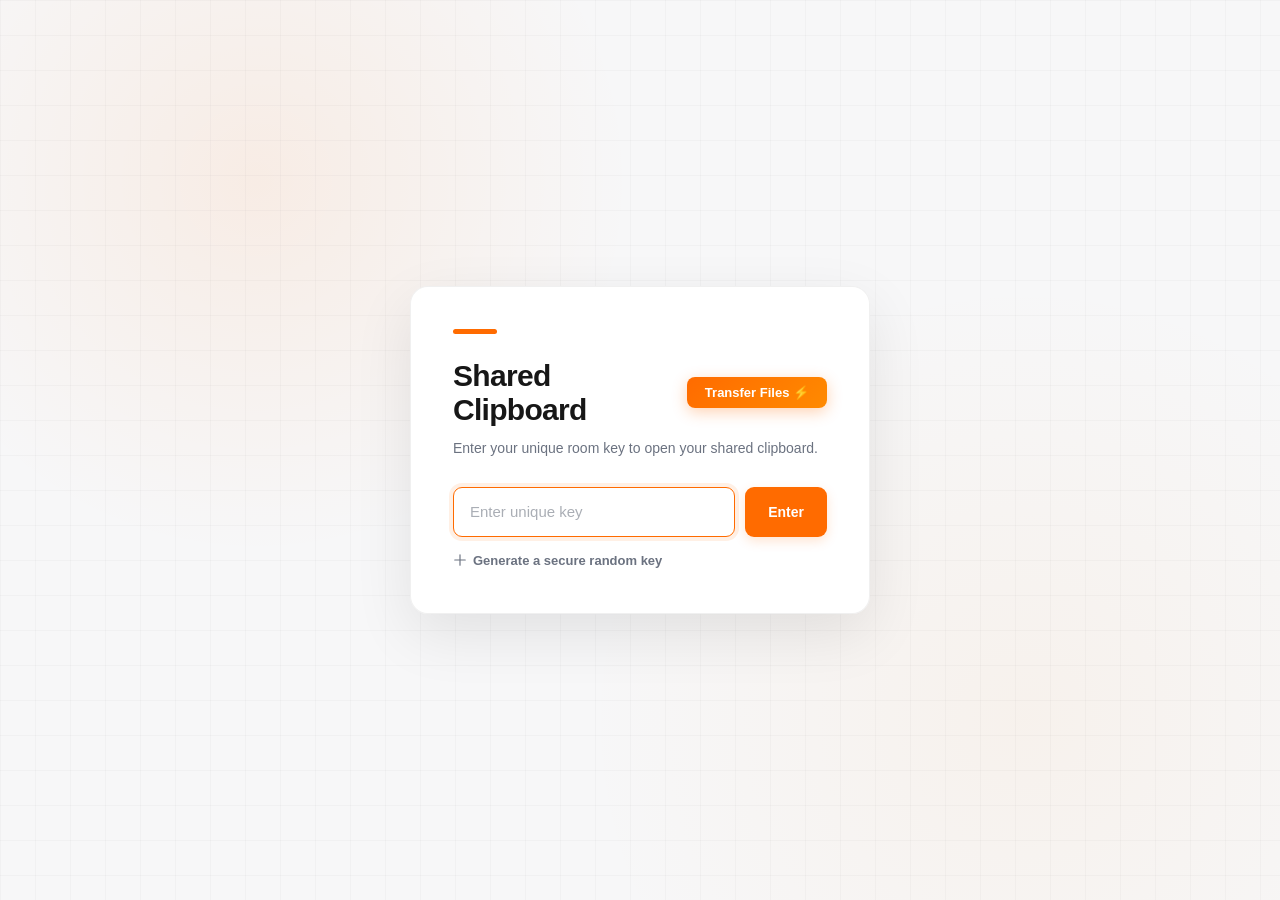
<file: index.html>
<!DOCTYPE html>
<html lang="en">
<head>
  <meta charset="UTF-8">
  <meta name="viewport" content="width=device-width, initial-scale=1, viewport-fit=cover">
  <meta name="theme-color" content="#f7f7f8">

  <script type="application/ld+json">
  {
    "@context": "https://schema.org",
    "@type": "WebSite",
    "name": "Kypad",
    "alternateName": "Kypad",
    "url": "https://kypad.github.io/kp/"
  }
  </script>

  <title>Shared Clipboard</title>
  <meta name="description" content="Kypad is a technology website featuring tools, projects, tutorials and useful resources.">
  <meta name="robots" content="index, follow">

  <!-- External Stylesheet -->
  <link rel="stylesheet" href="css/style.css">
</head>

<body>

  <!-- =====================================================
       SCREEN 1: KEY SELECTION
  ====================================================== -->
  <div id="keyScreen">
    <div class="key-card">
      <div style="display: flex; justify-content: space-between; align-items: center; margin-bottom: 10px;">
        <h1 style="margin: 0;">Shared Clipboard</h1>
        <button id="transferButton" class="transfer-btn" onclick="startFileTransfer()">
          Transfer Files ⚡
        </button>
      </div>

      <p>Enter your unique room key to open your shared clipboard.</p>

      <div class="key-input-row">
        <input
          id="keyInput"
          type="text"
          placeholder="Enter unique key"
          autocomplete="off"
          autocapitalize="off"
          spellcheck="false"
          autofocus
        >

        <button id="enterButton" type="button">
          Enter
        </button>
      </div>

      <button id="generateKeyButton" type="button" class="generate-key-link">
        <svg viewBox="0 0 24 24" fill="none" stroke="currentColor" stroke-width="2" stroke-linecap="round" stroke-linejoin="round">
          <path d="M12 3v18M3 12h18"></path>
        </svg>
        Generate a secure random key
      </button>
    </div>
  </div>

  <!-- =====================================================
       SCREEN 2: REAL-TIME PAD
  ====================================================== -->
  <div id="padScreen">
    <!-- HEADER -->
    <div id="topBar">
      <button id="backButton" type="button" aria-label="Go back" title="Back">
        ←
      </button>

      <div id="keyDisplayArea">
        <div class="key-label">Key</div>
        <span id="padName"></span>
      </div>

      <span id="status">idle</span>

      <button id="updateButton" type="button">
        <svg viewBox="0 0 24 24" fill="none" stroke="currentColor" stroke-width="2" stroke-linecap="round" stroke-linejoin="round">
          <path d="M19 21H5a2 2 0 0 1-2-2V5a2 2 0 0 1 2-2h11l5 5v11a2 2 0 0 1-2 2z"></path>
          <polyline points="17 21 17 13 7 13 7 21"></polyline>
          <polyline points="7 3 7 8 15 8"></polyline>
        </svg>
        <span>Update</span>
      </button>
    </div>

    <!-- EDITOR -->
    <div id="editorArea">
      <div id="paper">
        <textarea
          id="pad"
          spellcheck="false"
          placeholder="Start typing..."
        ></textarea>
      </div>
    </div>
  </div>

  <!-- Modular Encrypted Scripts -->
  <script src="js/vault-payload.js"></script>
  <script src="js/security.js"></script>
  <script src="js/clipboard.js"></script>
  <script src="js/app.js"></script>
</body>
</html>
</file>
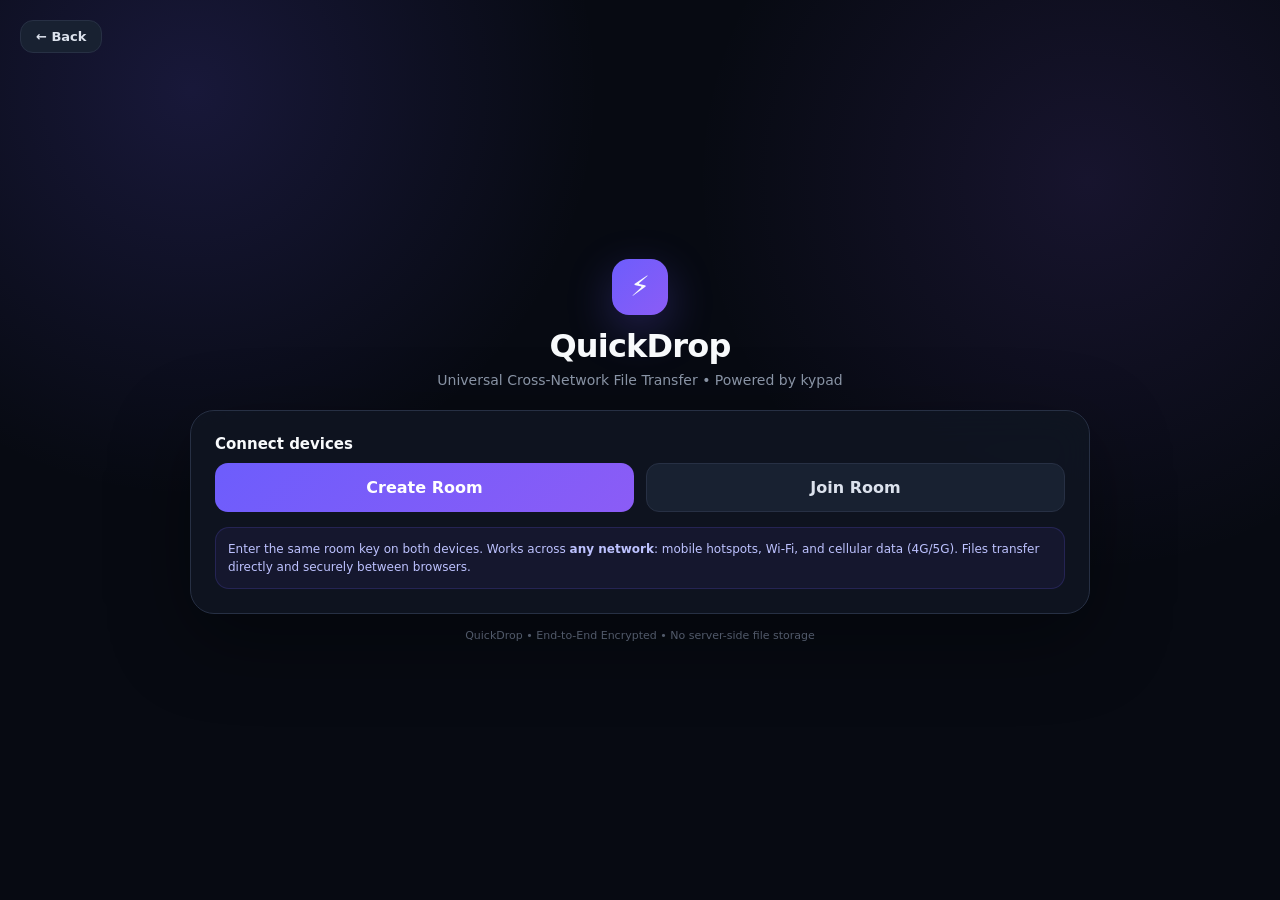
<file: transfer.html>
<!DOCTYPE html>
<html lang="en">
<head>
  <meta charset="UTF-8">
  <meta name="viewport" content="width=device-width, initial-scale=1.0">
  <title>QuickDrop - Cross-Network File Sharing</title>
  <link rel="stylesheet" href="css/transfer.css">
</head>

<body>
  <!-- Back button returning to Shared Clipboard -->
  <button onclick="window.location.href='index.html'" class="btn secondary" style="position: absolute; top: 20px; left: 20px; width: auto; padding: 8px 15px; font-size: 13px; z-index: 10;">
    ← Back
  </button>

  <div class="container">
    <div class="header">
      <div class="logo">
        ⚡
      </div>

      <h1>
        QuickDrop
      </h1>

      <div class="subtitle">
        Universal Cross-Network File Transfer • Powered by kypad
      </div>
    </div>

    <!-- ==================================================
         JOIN PAGE
    =================================================== -->
    <div id="joinPage" class="card">
      <div class="title">
        Connect devices
      </div>

      <div id="joinInputArea" style="display: none; margin-bottom: 12px;">
        <label class="label">
          Room key
        </label>
        <input
          id="roomInput"
          class="input"
          maxlength="16"
          autocomplete="off"
          placeholder="Example: X6U8X6"
        >
      </div>

      <div class="row">
        <button id="createButton" class="btn primary">
          Create Room
        </button>

        <button id="joinButton" class="btn secondary">
          Join Room
        </button>
      </div>

      <div class="notice">
        Enter the same room key on both devices.
        Works across <strong>any network</strong>: mobile hotspots, Wi-Fi, and cellular data (4G/5G).
        Files transfer directly and securely between browsers.
      </div>
    </div>

    <!-- ==================================================
         APP PAGE
    =================================================== -->
    <div id="appPage" class="card hidden">
      <div class="room">
        <div>
          <div class="roomLabel">
            ROOM KEY
          </div>
          <div id="roomCode" class="roomCode"></div>
        </div>

        <div class="roomActions">
          <button id="copyButton" class="btn secondary copy" title="Copy Room Key">
            Copy Key
          </button>
          <button id="copyLinkButton" class="btn secondary copy" title="Copy Shareable Link">
            Copy Link
          </button>
          <button id="qrButton" class="btn secondary copy" title="Scan with Phone Camera">
            QR Code
          </button>
        </div>
      </div>

      <div id="qrCard" class="qrCard hidden">
        <img id="qrImg" class="qrImg" alt="Room QR Code" width="160" height="160">
        <div class="qrHint">Scan with your phone camera to connect instantly</div>
      </div>

      <div class="status">
        <span id="statusDot" class="dot waiting"></span>
        <span id="statusText">Connecting...</span>
        <span id="transportBadge" class="transportBadge hidden">Connecting...</span>
      </div>

      <label id="dropZone" class="drop disabled" for="fileInput">
        <input id="fileInput" class="fileInput" type="file" multiple>
        <div>
          <div class="dropIcon">
            📁
          </div>
          <div class="dropTitle">
            Click to select files
          </div>
          <div class="dropText">
            or drag & drop files here
          </div>
        </div>
      </label>

      <div class="connectionInfo">
        <div>Network compatibility: <strong>Any network (Hotspots, Wi-Fi, 4G/5G, Cross-Network)</strong></div>
        <div>Signaling: <strong id="signalingNode">Cloudflare Edge (Encrypted TLS 1.3) 🔒</strong></div>
        <div>Transfer engine: <strong id="transferEngineNode">Hybrid P2P + Edge Relay</strong></div>
      </div>

      <div class="section">
        <div class="sectionTitle">
          Transfers
        </div>
        <div id="transfers"></div>
      </div>

      <div class="section">
        <div class="sectionTitle">
          Connection log
        </div>
        <div id="logs" class="logs"></div>
      </div>

      <div style="height: 12px"></div>

      <button id="leaveButton" class="btn danger">
        Leave Room
      </button>
    </div>

    <div class="footer">
      QuickDrop • End-to-End Encrypted • No server-side file storage
    </div>
  </div>

  <!-- Encrypted Security Vault and QuickDrop Module -->
  <script src="js/vault-payload.js"></script>
  <script src="js/security.js"></script>
  <script src="js/transfer.js"></script>
</body>
</html>
</file>
<file: css/style.css>
:root {

  --primary: #ff6b00;
  --primary-hover: #e95f00;
  --primary-soft: rgba(255, 107, 0, 0.10);

  --background: #f5f6f8;
  --surface: #ffffff;

  --text: #171717;
  --text-secondary: #6b7280;

  --border: #e5e7eb;

  --shadow-small:
    0 2px 8px rgba(0,0,0,.04);

  --shadow-medium:
    0 8px 25px rgba(0,0,0,.06);

  --shadow-large:
    0 20px 60px rgba(0,0,0,.09);

}




* {
  box-sizing: border-box;
}


html,
body {

  margin: 0;

  width: 100%;
  height: 100%;

  font-family:
    Inter,
    -apple-system,
    BlinkMacSystemFont,
    "Segoe UI",
    Roboto,
    Arial,
    sans-serif;

  background: var(--background);

  color: var(--text);

}


button,
input,
textarea {

  font-family: inherit;

}



#keyScreen {

  position: relative;

  width: 100%;

  min-height: 100vh;
  min-height: 100dvh;

  display: flex;

  align-items: center;
  justify-content: center;

  padding: 24px;

  overflow: hidden;

  background:

    radial-gradient(
      circle at 20% 20%,
      rgba(255,107,0,.08),
      transparent 30%
    ),

    radial-gradient(
      circle at 80% 80%,
      rgba(255,150,50,.06),
      transparent 35%
    ),

    #f7f7f8;

}


/* Background grid */

#keyScreen::before {

  content: "";

  position: absolute;

  inset: 0;

  background-image:

    linear-gradient(
      rgba(0,0,0,.025) 1px,
      transparent 1px
    ),

    linear-gradient(
      90deg,
      rgba(0,0,0,.025) 1px,
      transparent 1px
    );

  background-size: 35px 35px;

  pointer-events: none;

}




.key-card {

  position: relative;

  z-index: 2;

  width: 100%;

  max-width: 460px;

  padding: 42px;

  background:
    rgba(255,255,255,.95);

  border:
    1px solid rgba(0,0,0,.06);

  border-radius: 18px;

  box-shadow:
    var(--shadow-large);

  backdrop-filter:
    blur(12px);

  -webkit-backdrop-filter:
    blur(12px);

  animation:
    cardEnter .45s ease;

}


@keyframes cardEnter {

  from {

    opacity: 0;

    transform:
      translateY(12px);

  }

  to {

    opacity: 1;

    transform:
      translateY(0);

  }

}


/* Orange accent */

.key-card::before {

  content: "";

  display: block;

  width: 44px;

  height: 5px;

  margin-bottom: 25px;

  background:
    var(--primary);

  border-radius: 10px;

}



.key-card h1 {

  margin:
    0 0 10px;

  font-size:
    clamp(24px, 4vw, 30px);

  font-weight: 700;

  letter-spacing: -.7px;

}


.key-card p {

  margin:
    0 0 28px;

  color:
    var(--text-secondary);

  font-size: 14px;

  line-height: 1.6;

}



.key-input-row {

  width: 100%;

  display: flex;

  gap: 10px;

}



#keyInput {

  display: block;

  flex: 1;

  width: 100%;

  min-width: 0;

  height: 50px;

  min-height: 50px;

  padding:
    0 16px;

  border:
    1px solid #d9dce1;

  border-radius: 9px;

  background:
    #ffffff;

  color:
    var(--text);

  font-size: 15px;

  line-height: normal;

  outline: none;

  appearance: none;

  -webkit-appearance: none;

  transition:

    border-color .2s ease,
    box-shadow .2s ease;

}


#keyInput::placeholder {

  color:
    #aaaeb5;

}


#keyInput:hover {

  border-color:
    #c5c8cd;

}


#keyInput:focus {

  border-color:
    var(--primary);

  box-shadow:

    0 0 0 4px
    var(--primary-soft);

}



#enterButton {

  flex-shrink: 0;

  height: 50px;

  min-height: 50px;

  padding:
    0 23px;

  border: none;

  border-radius: 9px;

  background:
    var(--primary);

  color:
    #ffffff;

  font-size: 14px;

  font-weight: 650;

  cursor: pointer;

  box-shadow:

    0 4px 12px
    rgba(255,107,0,.18);

  transition:

    transform .15s ease,
    background .15s ease,
    box-shadow .15s ease;

}


#enterButton:hover {

  background:
    var(--primary-hover);

  transform:
    translateY(-1px);

  box-shadow:

    0 6px 16px
    rgba(255,107,0,.23);

}


#enterButton:active {

  transform:
    translateY(0);

}



.generate-key-link {

  display: inline-flex;

  align-items: center;

  gap: 6px;

  margin-top: 16px;

  padding: 0;

  border: none;

  background: none;

  color: var(--text-secondary);

  font-size: 13px;

  font-weight: 550;

  cursor: pointer;

  text-decoration: underline;

  text-decoration-color: transparent;

  transition:

    color .15s ease,
    text-decoration-color .15s ease;

}


.generate-key-link:hover {

  color: var(--primary);

  text-decoration-color: var(--primary);

}


.generate-key-link svg {

  flex-shrink: 0;

  width: 14px;

  height: 14px;

}




#padScreen {

  display: none;

  width: 100%;

  height: 100vh;
  height: 100dvh;

  overflow: hidden;

  background:
    var(--background);

}




#topBar {

  position: relative;

  z-index: 10;

  width: 100%;

  height: 76px;

  display: flex;

  align-items: center;

  padding:
    0 18px 0 8px;

  background:
    rgba(255,255,255,.96);

  border-bottom:
    1px solid var(--border);

  box-shadow:

    0 1px 4px
    rgba(0,0,0,.025);

  backdrop-filter:
    blur(10px);

  -webkit-backdrop-filter:
    blur(10px);

}




#backButton {

  flex-shrink: 0;

  width: 48px;

  height: 48px;

  display: flex;

  align-items: center;

  justify-content: center;

  margin-right: 8px;

  border: none;

  border-radius: 50%;

  background:
    transparent;

  color:
    #454545;

  font-size: 25px;

  cursor: pointer;

  transition:

    background .15s ease,
    transform .15s ease;

}


#backButton:hover {

  background:
    #f1f2f4;

  transform:
    translateX(-2px);

}




#keyDisplayArea {

  flex: 1;

  min-width: 0;

  padding:
    10px 14px;

}


.key-label {

  margin-bottom: 5px;

  color:
    var(--text-secondary);

  font-size: 11px;

  font-weight: 600;

  letter-spacing: .5px;

  text-transform:
    uppercase;

}


#padName {

  display: block;

  width: 100%;

  padding-bottom: 7px;

  overflow: hidden;

  border-bottom:
    2px solid var(--primary);

  color:
    #202020;

  font-size: 15px;

  font-weight: 550;

  white-space: nowrap;

  text-overflow: ellipsis;

}



/* New dark status pill with glowing dot */
#status {

  flex-shrink: 0;

  margin:
    0 16px;

  padding:
    8px 16px;
    
  border-radius:
    24px;
    
  background:
    #111111;
    
  color:
    #ffffff;
    
  font-size: 13px;

  font-weight: 500;
  
  display: flex;
  
  align-items: center;
  
  justify-content: center;
  
  gap: 8px;
  
  transition:
    all .2s ease;
    
  box-shadow:
    0 2px 8px rgba(0,0,0,.08);

}

#status::before {

  content: '';

  display: block;

  width: 8px;

  height: 8px;

  border-radius: 50%;

  background: var(--status-color, #a1a1aa);

  box-shadow: 0 0 8px var(--status-color, transparent);

  transition: background 0.3s ease, box-shadow 0.3s ease;

}



/* Updated save button with rounded pill shape and icon */
#updateButton {

  flex-shrink: 0;

  height: 46px;

  display: flex;

  align-items: center;

  justify-content: center;

  gap: 8px;

  padding:
    0 20px;

  border: none;

  border-radius: 12px;

  background:
    var(--primary);

  color:
    #ffffff;

  font-size: 14px;

  font-weight: 650;

  cursor: pointer;

  box-shadow:

    0 4px 12px
    rgba(255,107,0,.17);

  transition:

    background .15s ease,
    transform .15s ease,
    box-shadow .15s ease;

}


#updateButton:hover {

  background:
    var(--primary-hover);

  transform:
    translateY(-1px);

  box-shadow:

    0 6px 15px
    rgba(255,107,0,.22);

}


#updateButton:active {

  transform:
    translateY(0);

}

#updateButton svg {

  width: 18px;
  
  height: 18px;
  
}



#editorArea {

  width: 100%;

  height:
    calc(100vh - 76px);

  height:
    calc(100dvh - 76px);

  padding:

    clamp(16px, 3vw, 32px)

    clamp(12px, 4vw, 40px)

    50px;

  overflow: auto;

  background:

    linear-gradient(
      180deg,
      #f5f6f7,
      #f1f2f4
    );

  scrollbar-width:
    thin;

  scrollbar-color:
    #c8c8c8 transparent;

}


#editorArea::-webkit-scrollbar {

  width: 8px;

}


#editorArea::-webkit-scrollbar-track {

  background:
    transparent;

}


#editorArea::-webkit-scrollbar-thumb {

  background:
    #c8c8c8;

  border-radius:
    10px;

}




#paper {

  width: 100%;

  max-width: 850px;

  min-height:
    calc(100vh - 140px);

  min-height:
    calc(100dvh - 140px);

  margin:
    0 auto;

  overflow: hidden;

  background:
    #ffffff;

  border:
    1px solid rgba(0,0,0,.06);

  border-radius:
    7px;

  box-shadow:
    var(--shadow-medium);

  transition:
    box-shadow .2s ease;

}


#paper:focus-within {

  box-shadow:

    0 12px 35px
    rgba(0,0,0,.08);

}



#pad {

  display: block;

  width: 100%;

  min-height:
    calc(100vh - 140px);

  min-height:
    calc(100dvh - 140px);

  padding:
    clamp(22px, 4vw, 40px);

  border: none;

  outline: none;

  resize: none;

  background:
    transparent;

  color:
    #202124;

  font-family:

    "SFMono-Regular",
    Consolas,
    "Liberation Mono",
    Menlo,
    monospace;

  font-size:
    clamp(14px, 1.3vw, 16px);

  line-height: 1.7;

  tab-size: 4;

  caret-color:
    var(--primary);

}


#pad::placeholder {

  color:
    #b0b3b8;

}




@media (max-width: 900px) {

  #editorArea {

    padding:
      20px 18px 35px;

  }

}




@media (max-width: 600px) {




  #keyScreen {

    padding:
      18px;

  }


  .key-card {

    width: 100%;

    max-width: 100%;

    padding:
      34px 26px;

    border-radius:
      18px;

  }


  .key-card::before {

    width: 52px;

    height: 5px;

    margin-bottom:
      24px;

  }


  .key-card h1 {

    margin-bottom:
      12px;

    font-size:
      27px;

    line-height:
      1.2;

  }


  .key-card p {

    margin-bottom:
      27px;

    font-size:
      15px;

    line-height:
      1.6;

  }




  .key-input-row {

    width: 100%;

    display: flex;

    flex-direction:
      column;

    gap:
      13px;

  }




  #keyInput {

    display: block;

    flex: none;

    width: 100% !important;

    min-width: 100%;

    height: 58px !important;

    min-height: 58px !important;

    max-height: 58px;

    padding:
      0 18px;

    border:
      1.5px solid #d7d9dd;

    border-radius:
      12px;

    background:
      #ffffff;

    font-size:
      16px;

    line-height:
      58px;

    appearance:
      none;

    -webkit-appearance:
      none;

  }


  #keyInput::placeholder {

    color:
      #a9adb3;

    font-size:
      16px;

  }


  #keyInput:focus {

    border-color:
      var(--primary);

    box-shadow:

      0 0 0 4px
      rgba(255,107,0,.10);

  }




  #enterButton {

    display: block;

    width: 100%;

    height:
      58px;

    min-height:
      58px;

    padding:
      0 20px;

    border-radius:
      12px;

    font-size:
      16px;

    font-weight:
      650;

    box-shadow:

      0 6px 16px
      rgba(255,107,0,.20);

  }




  #topBar {

    height:
      68px;

    padding:
      0 8px 0 3px;

  }


  #backButton {

    width:
      42px;

    height:
      42px;

    margin-right:
      2px;

    font-size:
      23px;

  }


  #keyDisplayArea {

    padding:
      8px 7px;

  }


  .key-label {

    margin-bottom:
      3px;

    font-size:
      9px;

  }


  #padName {

    padding-bottom:
      5px;

    font-size:
      13px;

  }


  /* Hide status on small screen */

  #status {

    display:
      none;

  }


  /* =====================
     UPDATE BUTTON
  ===================== */

  #updateButton {

    height:
      42px;

    padding:
      0 14px;

    margin-left:
      7px;

    border-radius:
      10px;

    font-size:
      13px;

  }

  #updateButton svg {

    width: 16px;
    
    height: 16px;

  }


  /* =====================
     EDITOR
  ===================== */

  #editorArea {

    height:
      calc(100vh - 68px);

    height:
      calc(100dvh - 68px);

    padding:
      10px;

  }


  #paper {

    min-height:
      calc(100vh - 88px);

    min-height:
      calc(100dvh - 88px);

    border-radius:
      6px;

    box-shadow:

      0 2px 8px
      rgba(0,0,0,.05);

  }


  #pad {

    min-height:
      calc(100vh - 88px);

    min-height:
      calc(100dvh - 88px);

    padding:
      20px 17px;

    font-size:
      14px;

    line-height:
      1.65;

  }

}


/* =========================================================
   VERY SMALL PHONES
========================================================= */

@media (max-width: 380px) {

  #keyScreen {

    padding:
      12px;

  }


  .key-card {

    padding:
      28px 20px;

  }


  .key-card h1 {

    font-size:
      24px;

  }


  #topBar {

    padding-right:
      5px;

  }


  #backButton {

    width:
      38px;

  }


  #updateButton {

    padding:
      0 10px;

    gap:
      6px;

    font-size:
      12px;

  }
  
  #updateButton svg {
  
    width: 14px;
    
    height: 14px;
    
  }


  #pad {

    padding:
      17px 14px;

  }

}


/* =========================================================
   LARGE DESKTOP / 2K / 4K
========================================================= */

@media (min-width: 1600px) {

  #paper {

    max-width:
      950px;

  }


  #pad {

    font-size:
      16px;

  }


  .key-card {

    max-width:
      490px;

  }

}


/* =========================================================
   LANDSCAPE PHONES
========================================================= */

@media
(max-height: 500px)
and
(orientation: landscape) {

  #keyScreen {

    align-items:
      flex-start;

    overflow-y:
      auto;

    padding-top:
      25px;

    padding-bottom:
      25px;

  }


  .key-card {

    padding:
      24px;

  }


  .key-card::before {

    margin-bottom:
      14px;

  }


  .key-card p {

    margin-bottom:
      15px;

  }

}


/* =========================================================
   ACCESSIBILITY
========================================================= */

@media (prefers-reduced-motion: reduce) {

  *,
  *::before,
  *::after {

    animation-duration:
      .01ms !important;

    animation-iteration-count:
      1 !important;

    transition-duration:
      .01ms !important;

  }

}

/* ========================================= */

.transfer-btn {
    border: none;
    background: linear-gradient(135deg, var(--primary), #ff8a00);
    color: white;
    padding: 8px 18px;
    border-radius: 8px;
    font-size: 13px;
    font-weight: 700;
    cursor: pointer;
    box-shadow: 0 4px 15px rgba(255, 107, 0, 0.3);
    transition: transform 0.2s, box-shadow 0.2s;
    white-space: nowrap;
    margin-left: 10px;
}
.transfer-btn:hover {
    transform: translateY(-2px);
    box-shadow: 0 6px 20px rgba(255, 107, 0, 0.4);
}
@media (max-width: 450px) {
    .transfer-btn {
        padding: 6px 12px;
        font-size: 11px;
    }
}
</file>
<file: css/transfer.css>
*{
    box-sizing:border-box;
}

:root{
    --bg:#070a12;
    --panel:#101521;
    --panel2:#0b1019;
    --border:#273044;
    --text:#f8fafc;
    --muted:#8d98aa;
    --accent:#6d5dfc;
    --accent2:#8b5cf6;
    --green:#22c55e;
    --red:#ef4444;
    --yellow:#f59e0b;
}

html,
body{
    margin:0;
    padding:0;
    min-height:100%;
}

body{
    min-height:100vh;
    padding:20px;

    font-family:
        Inter,
        system-ui,
        -apple-system,
        BlinkMacSystemFont,
        "Segoe UI",
        sans-serif;

    color:var(--text);

    background:
        radial-gradient(
            circle at 15% 10%,
            rgba(109,93,252,.17),
            transparent 30%
        ),
        radial-gradient(
            circle at 85% 20%,
            rgba(139,92,246,.12),
            transparent 30%
        ),
        var(--bg);

    display:flex;
    justify-content:center;
    align-items:center;
}

.container{
    width:100%;
    max-width:900px;
}

.header{
    text-align:center;
    margin-bottom:22px;
}

.logo{
    width:56px;
    height:56px;

    margin:0 auto 12px;

    border-radius:17px;

    display:flex;
    align-items:center;
    justify-content:center;

    font-size:28px;

    background:
        linear-gradient(
            135deg,
            var(--accent),
            var(--accent2)
        );

    box-shadow:
        0 15px 45px
        rgba(109,93,252,.28);
}

h1{
    margin:0;

    font-size:32px;

    letter-spacing:-.8px;
}

.subtitle{
    margin-top:7px;

    color:var(--muted);

    font-size:14px;
}

.card{
    background:
        rgba(16,21,33,.92);

    border:
        1px solid var(--border);

    border-radius:24px;

    padding:24px;

    box-shadow:
        0 25px 80px
        rgba(0,0,0,.38);

    backdrop-filter:blur(18px);
}

.hidden{
    display:none !important;
}

.title{
    font-size:15px;
    font-weight:800;

    margin-bottom:10px;
}

.label{
    display:block;

    margin-bottom:7px;

    color:#bcc5d4;

    font-size:13px;
}

.input{
    width:100%;

    padding:14px;

    border-radius:13px;

    border:
        1px solid var(--border);

    outline:none;

    background:#090e18;

    color:var(--text);

    font-size:17px;

    letter-spacing:2px;

    text-transform:uppercase;
}

.input:focus{
    border-color:var(--accent);

    box-shadow:
        0 0 0 3px
        rgba(109,93,252,.14);
}

.row{
    display:grid;

    grid-template-columns:
        1fr 1fr;

    gap:12px;
}

button{
    font:inherit;
    cursor:pointer;
}

.btn{
    width:100%;

    border:0;

    padding:14px 16px;

    border-radius:13px;

    font-weight:800;

    transition:.15s;
}

.btn:hover{
    transform:translateY(-1px);
}

.primary{
    color:white;

    background:
        linear-gradient(
            135deg,
            var(--accent),
            var(--accent2)
        );
}

.secondary{
    color:#dce2ed;

    background:#182131;

    border:
        1px solid var(--border);
}

.danger{
    color:#ff9d9d;

    background:
        rgba(239,68,68,.10);

    border:
        1px solid
        rgba(239,68,68,.24);
}

.notice{
    margin-top:15px;

    padding:12px;

    border-radius:14px;

    background:
        rgba(109,93,252,.07);

    border:
        1px solid
        rgba(109,93,252,.18);

    color:#bdc2ff;

    font-size:12px;

    line-height:1.5;
}

.room{
    display:flex;

    align-items:center;
    justify-content:space-between;

    gap:15px;

    padding:17px;

    margin-bottom:17px;

    background:var(--panel2);

    border:
        1px solid var(--border);

    border-radius:16px;
}

.roomLabel{
    color:#778297;

    font-size:11px;

    margin-bottom:5px;
}

.roomCode{
    font-size:25px;

    font-weight:900;

    letter-spacing:5px;
}

.copy{
    width:auto;

    padding:9px 15px;

    font-size:13px;
}

.status{
    display:flex;

    align-items:center;

    gap:9px;

    margin-bottom:18px;

    color:var(--muted);

    font-size:14px;
}

.dot{
    width:9px;
    height:9px;

    border-radius:50%;

    background:#667085;

    flex:none;
}

.dot.connected{
    background:var(--green);

    box-shadow:
        0 0 14px
        rgba(34,197,94,.7);
}

.dot.waiting{
    background:var(--yellow);

    box-shadow:
        0 0 12px
        rgba(245,158,11,.5);
}

.dot.error{
    background:var(--red);

    box-shadow:
        0 0 12px
        rgba(239,68,68,.5);
}

.drop{
    min-height:220px;

    border:
        2px dashed #303b52;

    border-radius:20px;

    display:flex;

    align-items:center;
    justify-content:center;

    text-align:center;

    cursor:pointer;

    transition:.2s;
}

.drop:hover,
.drop.drag{
    border-color:var(--accent);

    background:
        rgba(109,93,252,.06);
}

.drop.disabled{
    opacity:.55;

    cursor:not-allowed;
}

.dropIcon{
    font-size:42px;

    margin-bottom:10px;
}

.dropTitle{
    font-size:18px;

    font-weight:800;
}

.dropText{
    color:var(--muted);

    margin-top:5px;

    font-size:13px;
}

.fileInput{
    display:none;
}

.section{
    margin-top:22px;
}

.sectionTitle{
    font-size:14px;

    font-weight:800;
}

.transfer{
    margin-top:10px;

    padding:15px;

    background:var(--panel2);

    border:
        1px solid var(--border);

    border-radius:16px;
}

.transferTop{
    display:flex;

    justify-content:space-between;

    gap:12px;
}

.filename{
    font-weight:800;

    word-break:break-word;
}

.filemeta{
    margin-top:4px;

    color:var(--muted);

    font-size:12px;
}

.progress{
    height:8px;

    margin-top:13px;

    overflow:hidden;

    border-radius:50px;

    background:#1b2434;
}

.progressBar{
    width:0%;

    height:100%;

    background:
        linear-gradient(
            90deg,
            var(--accent),
            var(--accent2)
        );

    transition:
        width .10s linear;
}

.transferBottom{
    display:flex;

    justify-content:space-between;

    gap:10px;

    margin-top:8px;

    color:var(--muted);

    font-size:12px;
}

.downloadArea{
    display:flex;

    flex-wrap:wrap;

    gap:9px;

    margin-top:12px;
}

.downloadLink,
.openLink{
    display:inline-flex;

    align-items:center;
    justify-content:center;

    min-height:43px;

    padding:10px 14px;

    border-radius:11px;

    text-decoration:none;

    font-size:13px;

    font-weight:800;
}

.downloadLink{
    color:white;

    background:
        linear-gradient(
            135deg,
            var(--accent),
            var(--accent2)
        );
}

.openLink{
    color:#dce2ed;

    background:#182131;

    border:
        1px solid var(--border);
}

.info{
    width:100%;

    margin-top:8px;

    color:var(--muted);

    font-size:11px;

    line-height:1.5;
}

.logs{
    height:160px;

    overflow:auto;

    margin-top:10px;

    padding:12px;

    background:#070b12;

    border:
        1px solid var(--border);

    border-radius:14px;

    color:#91a0b8;

    font:
        12px ui-monospace,
        SFMono-Regular,
        Menlo,
        monospace;

    white-space:pre-wrap;
}

.footer{
    margin-top:15px;

    text-align:center;

    color:#667085;

    font-size:11px;
}

.connectionInfo{
    margin-top:12px;

    padding:11px;

    border-radius:12px;

    background:#0b1019;

    border:
        1px solid var(--border);

    color:var(--muted);

    font-size:11px;

    line-height:1.5;
}

.roomActions{
    display:flex;
    flex-wrap:wrap;
    gap:8px;
    align-items:center;
}

.transportBadge{
    margin-left:auto;
    font-size:11px;
    font-weight:700;
    padding:4px 10px;
    border-radius:20px;
    display:inline-flex;
    align-items:center;
    gap:5px;
    background:rgba(109,93,252,.15);
    border:1px solid rgba(109,93,252,.35);
    color:#c4b5fd;
    white-space:nowrap;
    transition:.2s ease;
}

.transportBadge.p2p{
    background:rgba(34,197,94,.15);
    border-color:rgba(34,197,94,.4);
    color:#86efac;
}

.transportBadge.relay{
    background:rgba(59,130,246,.15);
    border-color:rgba(59,130,246,.4);
    color:#93c5fd;
}

.qrCard{
    margin-bottom:17px;
    padding:16px;
    background:var(--panel2);
    border:1px solid var(--border);
    border-radius:16px;
    text-align:center;
    animation:fadeIn .2s ease;
}

@keyframes fadeIn{
    from{ opacity:0; transform:translateY(-6px); }
    to{ opacity:1; transform:translateY(0); }
}

.qrImg{
    display:block;
    margin:0 auto 10px;
    border-radius:12px;
    background:white;
    padding:8px;
    box-shadow:0 8px 24px rgba(0,0,0,.4);
}

.qrHint{
    font-size:12px;
    color:var(--muted);
}

@media(max-width:650px){

    body{
        padding:10px;

        align-items:flex-start;
    }

    .card{
        padding:17px;

        border-radius:19px;
    }

    .row{
        grid-template-columns:1fr;
    }

    .room{
        flex-direction:column;

        align-items:stretch;
    }

    .roomActions{
        width:100%;
        display:grid;
        grid-template-columns:1fr 1fr;
    }

    .copy{
        width:100%;
    }

    .transportBadge{
        margin-left:0;
        margin-top:6px;
    }

    .status{
        flex-wrap:wrap;
    }

    .downloadArea{
        flex-direction:column;
    }

    .downloadLink,
    .openLink{
        width:100%;
    }
}
</file>
